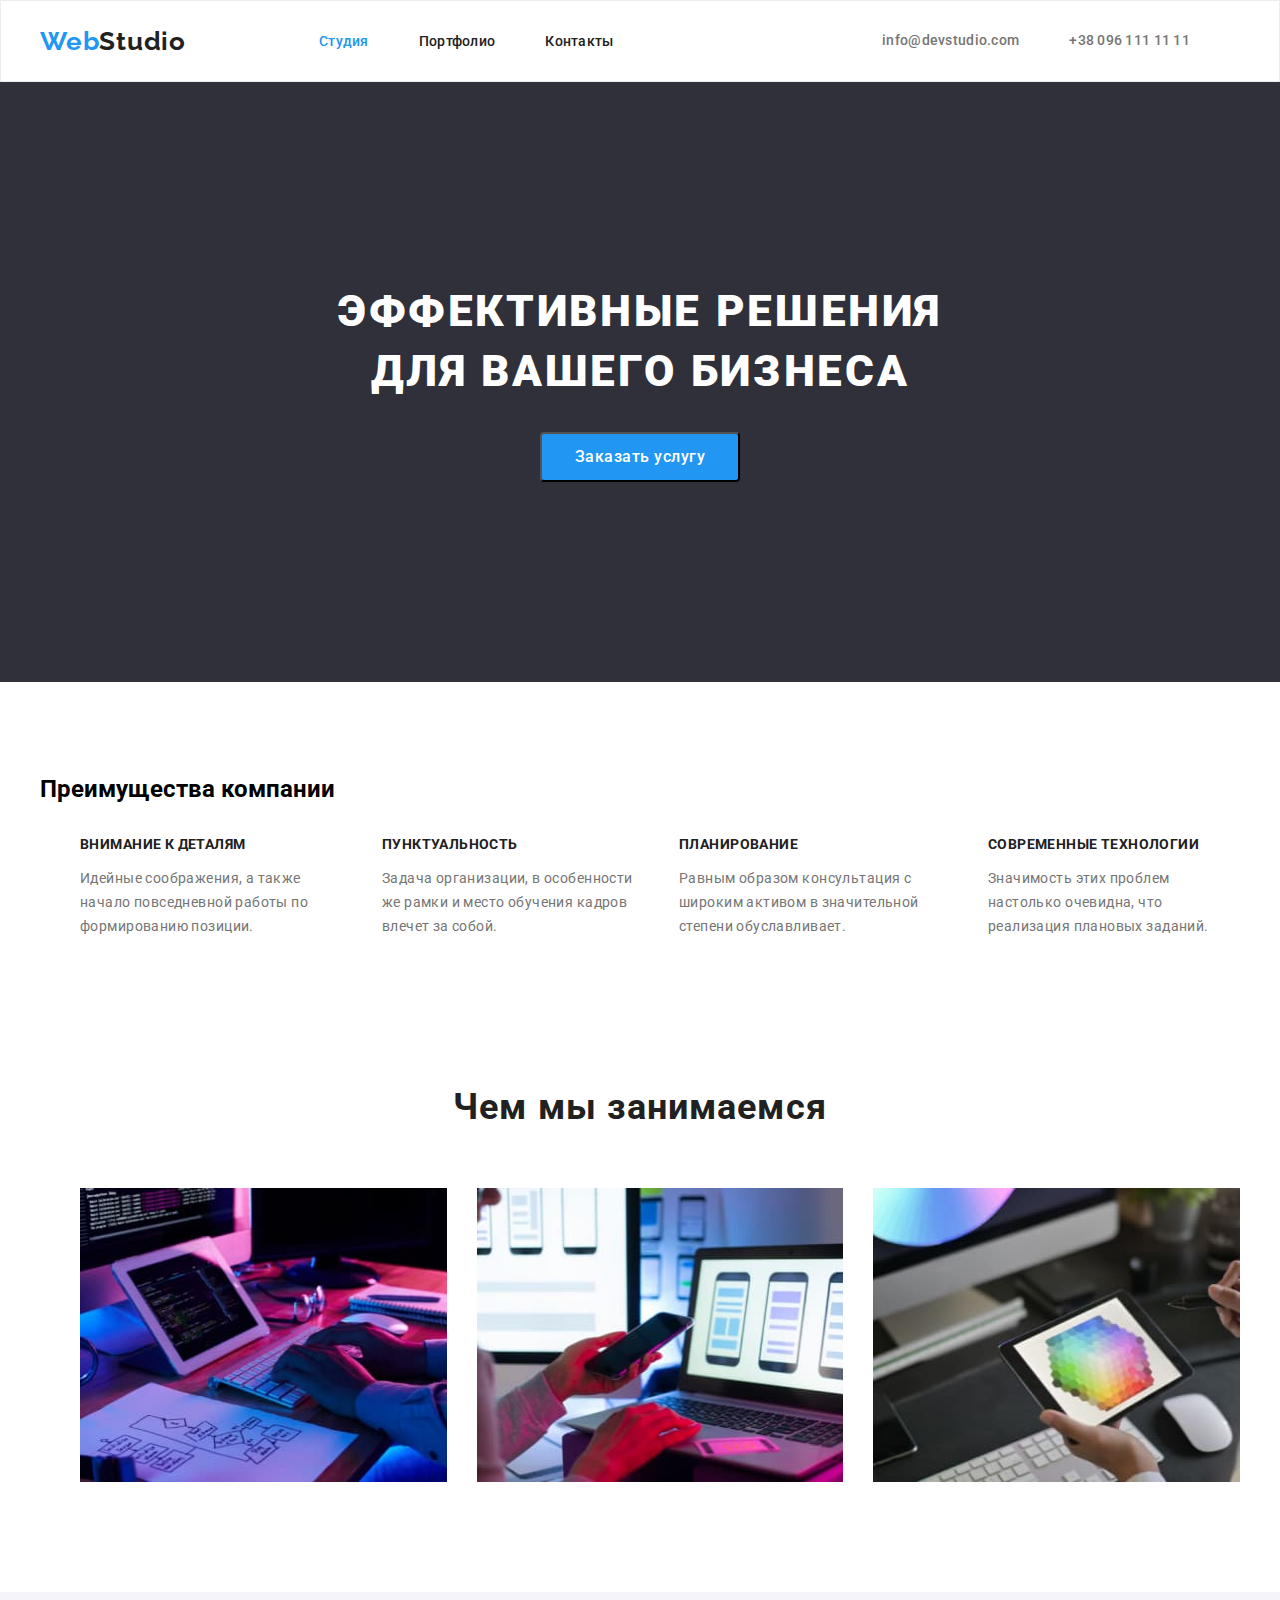
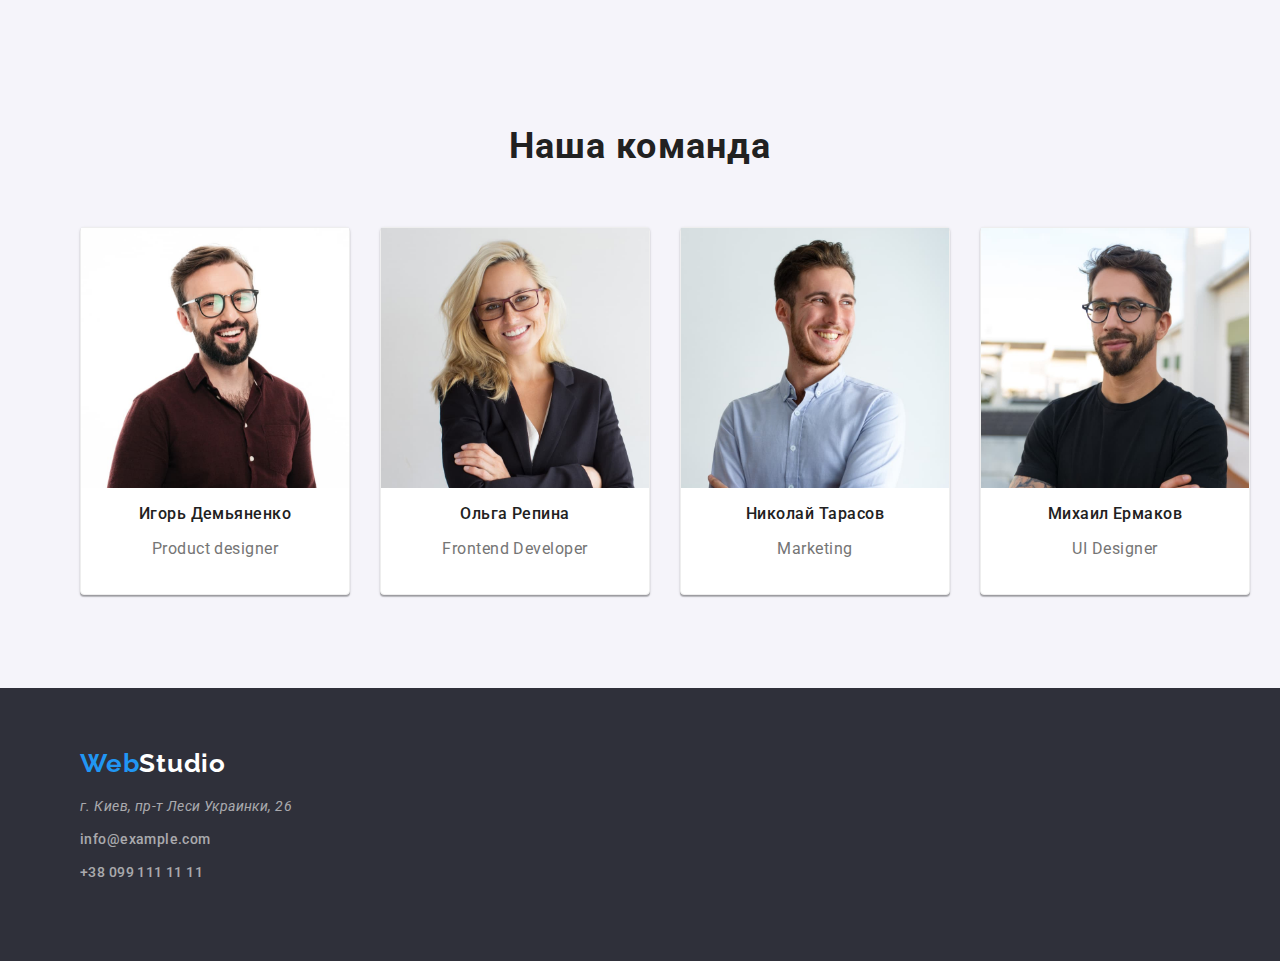
<file: index.html>
<!DOCTYPE html>
<html lang="ru">

<head>
    <meta charset="UTF-8">
    <meta http-equiv="X-UA-Compatible" content="IE=edge">
    <meta name="viewport" content="width=device-width, initial-scale=1.0">
    <title>WebStudio</title>
    <link rel="preconnect" href="https://fonts.googleapis.com">
    <link rel="preconnect" href="https://fonts.gstatic.com" crossorigin>
    <link
        href="https://fonts.googleapis.com/css2?family=Raleway:wght@700&family=Roboto:wght@400;500;700;900&display=swap"
        rel="stylesheet">
    <link rel="stylesheet" href="https://cdnjs.cloudflare.com/ajax/libs/modern-normalize/1.1.0/modern-normalize.min.css">
        <link rel="stylesheet" href="./css/styles.css">
</head>

<body>
    <header class="header">
        <div class="container">
            <div class="header-content">
                <nav>
                    <a href="./index.html" title="Главная страница сайта" lang="en" class="link logo">Web<span
                            class="studio">Studio</span></a>
                    <ul class="site-nav list">
                        <li class="site-nav item"><a href="" class="site-nav link current">Студия</a></li>
                        <li class="site-nav item"><a href="./portfolio.html" class="site-nav link">Портфолио</a></li>
                        <li class="site-nav item"><a href="" class="site-nav link">Контакты</a></li>
                    </ul>
                </nav>
                <ul class="list contacts">
                    <li class="item contacts"><a href="mailto:info@devstudio.com" lang="en"
                            class="link contacts">info@devstudio.com</a>
                    </li>
                    <li class="item contacts"><a href="tel:+380961111111" class="link contacts">+38 096 111 11 11</a></li>
                </ul>
            </div>
        </div>
    </header>
    <main>
        <section class="hero">
            <div class="container">
                <h1 class="headline hero">Эффективные решения<br> для вашего бизнеса</h1>
                <button type="button" class="btn hero current">Заказать услугу</button>
            </div>
        </section>

        <section>
            <div class="container">
                <h2>Преимущества компании</h2>
                <ul class="advantage list">
                    <li class="advantage item">
                        <h3 class="advantage title">Внимание к деталям</h3>
                        <p class="advantage text">Идейные соображения, а также начало повседневной работы по формированию
                            позиции.</p>
                    </li>
                    <li class="advantage item">
                        <h3 class="advantage title">Пунктуальность</h3>
                        <p class="advantage text">Задача организации, в особенности же рамки и место обучения кадров влечет
                            за
                            собой.</p>
                    </li>
                    <li class="advantage item">
                        <h3 class="advantage title">Планирование</h3>
                        <p class="advantage text">Равным образом консультация с широким активом в значительной степени
                            обуславливает.</p>
                    </li>
                    <li class="advantage item">
                        <h3 class="advantage title">Современные технологии</h3>
                        <p class="advantage text">Значимость этих проблем настолько очевидна, что реализация плановых
                            заданий.</p>
                    </li>
                </ul>
            </div>
        </section>
        <section>
            <div class="container">
                <h2 class="headline">Чем мы занимаемся</h2>
                <ul class="list picture">
                    <li class="item picture"><img src="./images/1.jpeg" alt="Мужчина пишет код" width="370" height="294" title="Мужчина пишет код"></li>
                    <li class="item picture"><img src="./images/2.jpeg" alt="Мужчина разрабатывает интефейс для мобильных устройтсв" width="370" height="294"
                            title="Мужчина разрабатывает интефейс для мобильных устройтсв"></li>
                    <li class="item picture"><img src="./images/3.jpeg" alt="Дизайнер выбирает цветовую палитру на планшете" width="370" height="294"
                            title="Дизайнер выбирает цветовую палитру на планшете"></li>
                </ul>
            </div>
        </section>
        <section class="team">
           <div class="container">
                <h2 class="team headline">Наша команда</h2>
                <ul class="list team">
                    <li class="team item">
                        <img src="./images/Igor.jpeg" alt="Игорь Демьяненко" width="270" height="260">
                        <h3 class="team title">Игорь Демьяненко</h3>
                        <p lang="en" class="team text">Product designer</p>
                    </li>
                    <li class="team item">
                        <img src="./images/Olga.jpeg" alt="Ольга Репина" width="270" height="260">
                        <h3 class="team title">Ольга Репина</h3>
                        <p lang="en" class="team text">Frontend Developer</p>
                    </li>
                    <li class="team item">
                        <img src="./images/Nikolay.jpeg" alt="Николай Тарасов" width="270" height="260">
                        <h3 class="team title">Николай Тарасов</h3>
                        <p lang="en" class="team text">Marketing</p>
                    </li>
                    <li class="team item">
                        <img src="./images/Mikhail.jpeg" alt="Михаил Ермаков" width="270" height="260">
                        <h3 class="team title">Михаил Ермаков</h3>
                        <p lang="en" class="team text">UI Designer</p>
                    </li>
                </ul>
           </div>
        </section>
    </main>
    <footer class="footer">
        <div class="container">
            <a href="./index.html" title="Главная страница сайта" lang="en" class="link logo">Web<span
                    class="studio">Studio</span></a>
            <address class="address">
                <ul class="list address">
                    <li class="item address"><a href="https://www.google.com/maps/place/бул.+Леси+Украинки,+26,+Киев,+02000/@50.4265807,30.5361971,17z/data=!3m1!4b1!4m5!3m4!1s0x40d4cf0e033ecbe9:0x57a4dffefec77da0!8m2!3d50.4265807!4d30.5383858"
                            target="_blank" class="link address">
                            г. Киев, пр-т Леси Украинки, 26</a></li>
                    <li class="item address"><a href="mailto:info@example.com" lang="en" class="link contacts">info@example.com</a></li>
                    <li class="item address"><a href="tel:+380991111111" class="link contacts">+38 099 111 11 11</a></li>
                </ul>
            </address>
        </div>
    </footer>
</body>

</html>
</file>
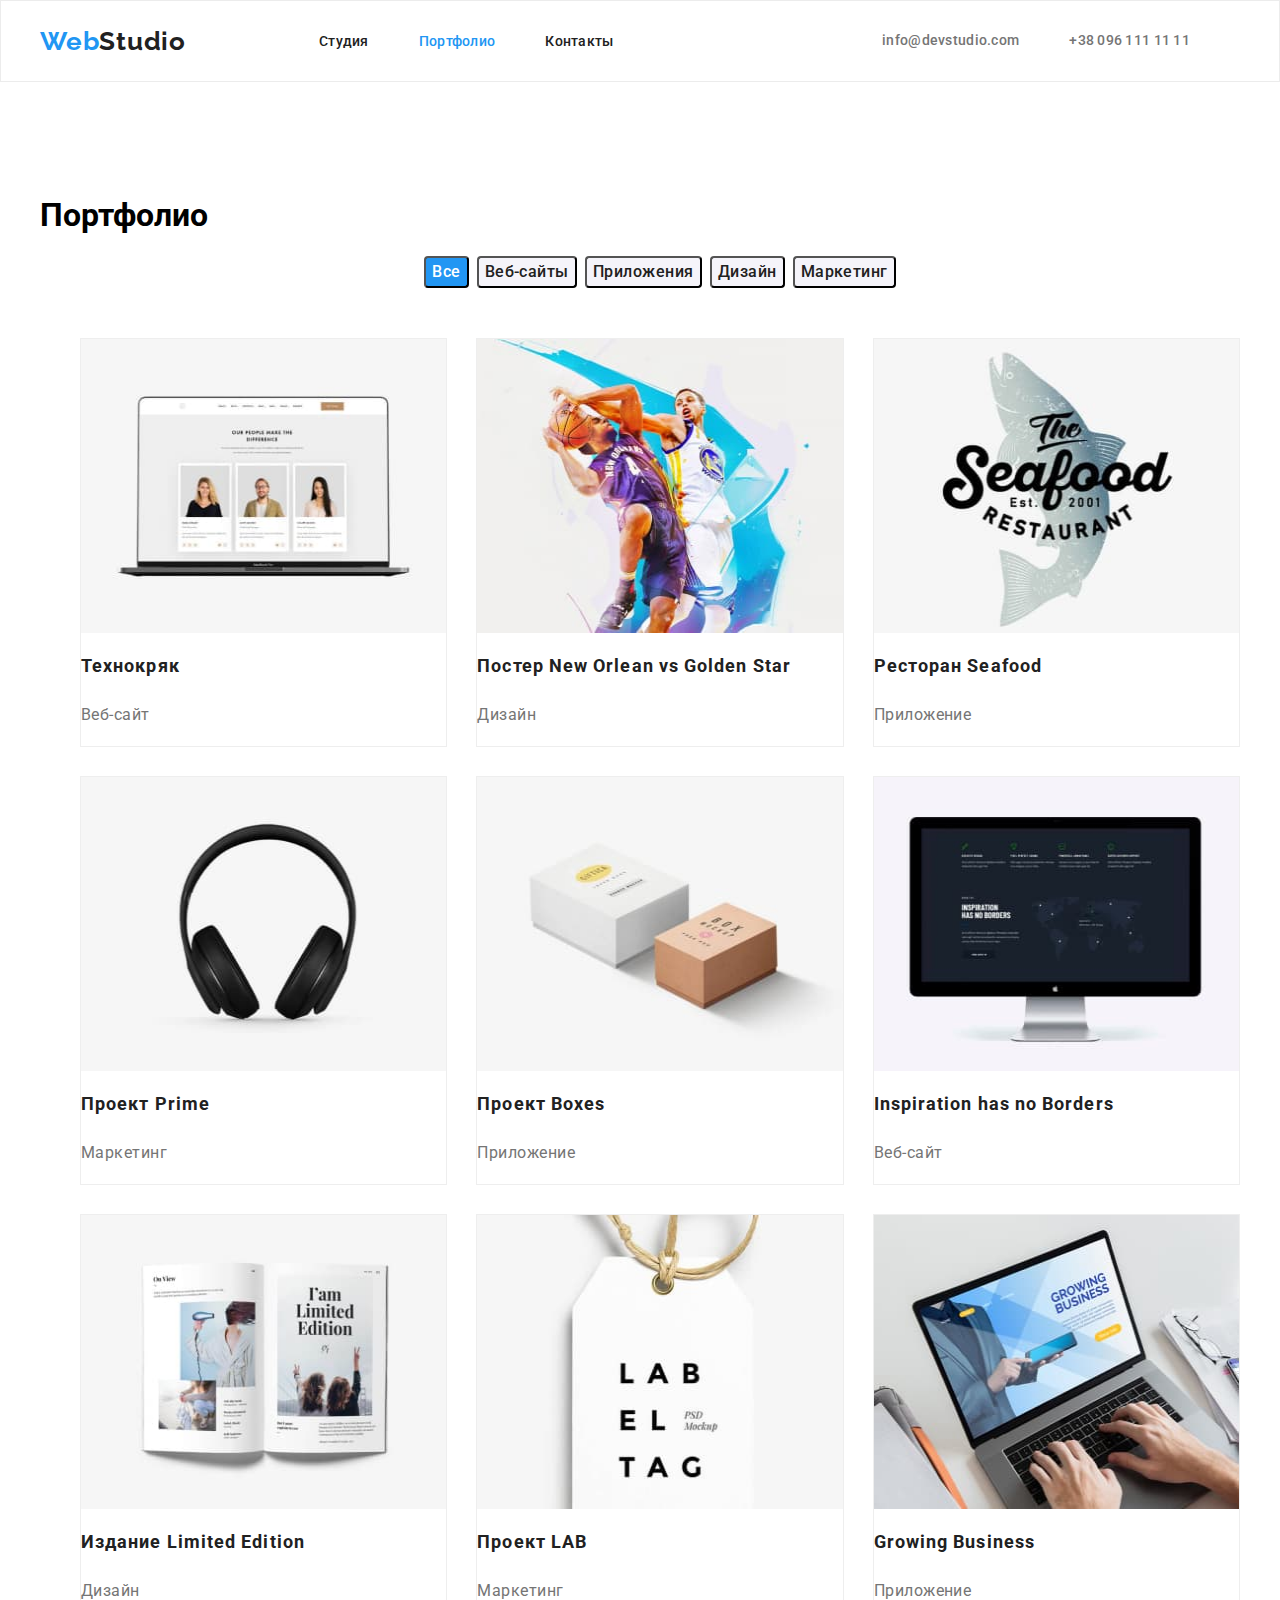
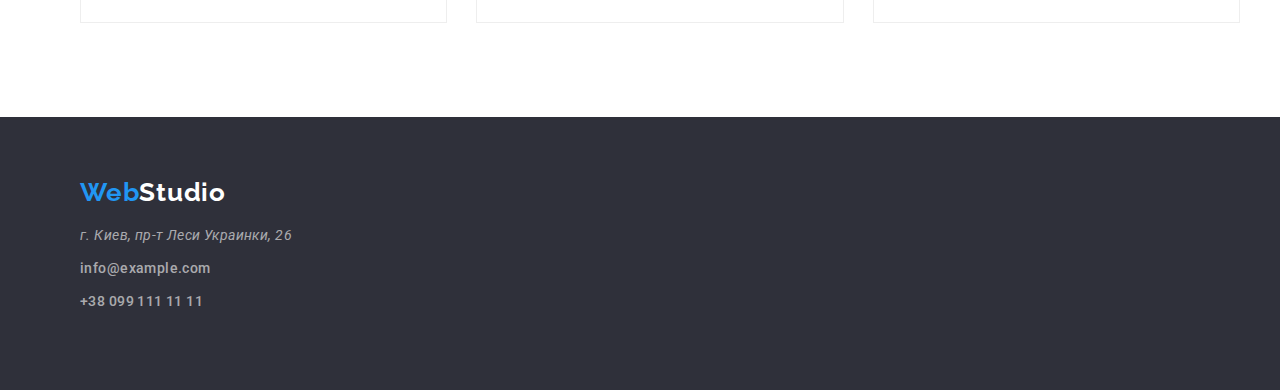
<file: portfolio.html>
<!DOCTYPE html>
<html lang="ru">

<head>
    <meta charset="UTF-8">
    <meta http-equiv="X-UA-Compatible" content="IE=edge">
    <meta name="viewport" content="width=device-width, initial-scale=1.0">
    <title>WebStudio</title>
    <link rel="preconnect" href="https://fonts.googleapis.com">
    <link rel="preconnect" href="https://fonts.gstatic.com" crossorigin>
    <link
        href="https://fonts.googleapis.com/css2?family=Raleway:wght@700&family=Roboto:wght@400;500;700;900&display=swap"
        rel="stylesheet">
    <link rel="stylesheet" href="https://cdnjs.cloudflare.com/ajax/libs/modern-normalize/1.1.0/modern-normalize.min.css">
    <link rel="stylesheet" href="./css/styles.css">
</head>

<body>
    <header class="header">
        <div class="container">
            <div class="header-content">
                <nav>
                    <a href="./index.html" title="Главная страница сайта" lang="en" class="link logo">Web<span
                            class="studio">Studio</span></a>
                    <ul class="site-nav list">
                        <li class="site-nav item"><a href="./index.html" class="site-nav link">Студия</a></li>
                            <li class="site-nav item"><a href="" class="site-nav link current">Портфолио</a></li>
                        <li class="site-nav item"><a href="" class="site-nav link">Контакты</a></li>
                    </ul>
                </nav>
                <ul class="list contacts">
                    <li class="item contacts"><a href="mailto:info@devstudio.com" lang="en"
                            class="link contacts">info@devstudio.com</a>
                    </li>
                    <li class="item contacts"><a href="tel:+380961111111" class="link contacts">+38 096 111 11 11</a></li>
                </ul>
            </div>
        </div>
    </header>
    <main>
        
        <section class="portfolio">
            <div class="container">
                <h1>Портфолио</h1>
                <ul class="list portfolio-btn">
                    <li class="item"><button type="button" class="btn current">Все</button></li>
                    <li class="item"><button type="button" class="btn">Веб-сайты</button></li>
                    <li class="item"><button type="button" class="btn">Приложения</button></li>
                    <li class="item"><button type="button" class="btn">Дизайн</button></li>
                    <li class="item"><button type="button" class="btn">Маркетинг</button></li>
                </ul>
                <ul class="list portfolio">
                    <li class="item portfolio">
                        <a href="" class="link portfolio">
                            <img src="./images/laptop.jpg" alt="" width="370" height="294">
                            <h2 class="title portfolio">Технокряк</h2>
                            <p class="text portfolio">Веб-сайт</p>
                        </a>
                    </li>
                    <li class="item portfolio">
                        <a href="" class="link portfolio">
                            <img src="./images/new-orlean.jpg" alt="Постер New Orlean vs Golden Star" width="370" height="294">
                            <h2 class="title portfolio">Постер New Orlean vs Golden Star</h2>
                            <p class="text portfolio">Дизайн</p>
                        </a>
                    </li>
                    <li class="item portfolio">
                        <a href="" class="link portfolio">
                            <img src="./images/seafood.jpg" alt="Логотип ресторана Seafood" width="370" height="294">
                            <h2 class="title portfolio">Ресторан Seafood</h2>
                            <p class="text portfolio">Приложение</p>
                        </a>
                    </li>
                    <li class="item portfolio">
                        <a href="" class="link portfolio">
                            <img src="./images/headphones.jpg" alt="Наушники" width="370" height="294">
                            <h2 class="title portfolio">Проект Prime</h2>
                            <p class="text portfolio">Маркетинг</p>
                        </a>
                    </li>
                    <li class="item portfolio">
                        <a href="" class="link portfolio">
                            <img src="./images/boxes.jpg" alt="Проект Boxes" width="370" height="294">
                            <h2 class="title portfolio">Проект Boxes</h2>
                            <p class="text portfolio">Приложение</p>
                        </a>
                    </li>
                    <li class="item portfolio">
                        <a href="" class="link portfolio">
                            <img src="./images/monitor.jpg" alt="iMac" width="370" height="294">
                            <h2 class="title portfolio">Inspiration has no Borders</h2>
                            <p class="text portfolio">Веб-сайт</p>
                        </a>
                    </li>
                    <li class="item portfolio">
                        <a href="" class="link portfolio">
                            <img src="./images/magazine.jpg" alt="Издание Limited Edition" width="370" height="294">
                            <h2 class="title portfolio">Издание Limited Edition</h2>
                            <p class="text portfolio">Дизайн</p>
                        </a>
                    </li>
                    <li class="item portfolio">
                        <a href="" class="link portfolio">
                            <img src="./images/tag.jpg" alt="Бирка Label" width="370" height="294">
                            <h2 class="title portfolio">Проект LAB</h2>
                            <p class="text portfolio">Маркетинг</p>
                        </a>
                    </li>
                    <li class="item portfolio">
                        <a href="" class="link portfolio">
                            <img src="./images/buisness.jpg" alt="Человек работает за ноутбуком" width="370" height="294">
                            <h2 class="title portfolio">Growing Business</h2>
                            <p class="text portfolio">Приложение</p>
                        </a>
                    </li>
                </ul>

            </div>

        </section>
    </main>
    <footer class="footer">
        <div class="container">
            <a href="./index.html" title="Главная страница сайта" lang="en" class="link logo">Web<span
                    class="studio">Studio</span></a>
            <address class="address">
                <ul class="list address">
                    <li class="item address"><a
                            href="https://www.google.com/maps/place/бул.+Леси+Украинки,+26,+Киев,+02000/@50.4265807,30.5361971,17z/data=!3m1!4b1!4m5!3m4!1s0x40d4cf0e033ecbe9:0x57a4dffefec77da0!8m2!3d50.4265807!4d30.5383858"
                            target="_blank" class="link address">
                            г. Киев, пр-т Леси Украинки, 26</a></li>
                    <li class="item address"><a href="mailto:info@example.com" lang="en"
                            class="link contacts">info@example.com</a></li>
                    <li class="item address"><a href="tel:+380991111111" class="link contacts">+38 099 111 11 11</a></li>
                </ul>
            </address>
        </div>
    </footer>
</body>

</html>
</file>
<file: css/styles.css>
:root {
  --bg-color: #ffffff;
  --footer-bg-color: #2f303a;
  --main-color: #212121;
  --accent-color: #2196f3;
  --btn-bg-color: #f5f4fa;
  --potfolio-txt-color: #757575;
  --hero-bg-color: #2f303a;
  --card-shadow: 0px 1px 3px rgba(0, 0, 0, 0.12),
    0px 1px 1px rgba(0, 0, 0, 0.14), 0px 2px 1px rgba(0, 0, 0, 0.2);
  --portfolio-card-gap: 29px;
  }

body {
  font-family: Roboto, sans-serif;
}

img {
  display: block;
  max-width: 100%;
}

.header .header-content {
  display: flex;
  height: 80px;
}

.header {
  background-color: var(--bg-color);
  border: 1px solid #ececec;
}

.footer {
  background-color: var(--footer-bg-color);
}

.list {
  list-style: none;
}
.logo {
  font-family: Raleway, sans-serif;
  font-weight: 700;
  font-size: 26px;
  line-height: 1.19;
  letter-spacing: 0.03em;
  color: var(--accent-color);
  margin-right: 93px;
  align-items: center;
}

.link {
  text-decoration: none;
}

.site-nav .link {
  color: var(--main-color);
  font-weight: 500;
  font-size: 14px;
  line-height: 1.14;
  letter-spacing: 0.02em;
}

.link.current {
  color: var(--accent-color);
}

.contacts {
  color: var(--potfolio-txt-color);
  font-weight: 500;
  font-size: 14px;
  line-height: 1.14;
  letter-spacing: 0.02em;
  font-style: normal;
}

.btn {
  background-color: var(--btn-bg-color);
  color: var(--main-color);
  cursor: pointer;
  font-weight: 500;
  font-size: 16px;
  line-height: 1.63;
  letter-spacing: 0.03em;
  border-radius: 4px;
}

.btn:hover {
  background-color: var(--accent-color);
  color: var(--bg-color);
}

.btn.current {
  background-color: var(--accent-color);
  color: var(--bg-color);
}


}

.link.address {
  font-size: 14px;
  line-height: 1.71;
  letter-spacing: 0.03em;
  color: var(--bg-color);
  font-style: normal;
}

.address > .link {
  font-size: 14px;
  line-height: 1.71;
  letter-spacing: 0.03em;
  color: rgba(255, 255, 255, 0.6);
}

.studio {
  color: var(--main-color);
}

.footer .studio {
  color: var(--bg-color);
}

.link:focus,
.link:hover {
  color: var(--accent-color);
}

.hero {
  margin: 0;
  background-color: var(--hero-bg-color);
}

.headline.hero {
  font-weight: 900;
  font-size: 44px;
  line-height: 1.36;
  letter-spacing: 0.06em;
  text-transform: uppercase;
  color: var(--bg-color);
  margin-bottom: 30px;
}

.advantage.title {
  font-weight: 700;
  font-size: 14px;
  line-height: 1.14;
  letter-spacing: 0.03em;
  text-transform: uppercase;
  color: var(--main-color);
}

.advantage.text {
  font-size: 14px;
  line-height: 1.71;
  letter-spacing: 0.03em;
  color: var(--potfolio-txt-color);
}

.headline {
  text-align: center;
  font-weight: 700;
  font-size: 36px;
  line-height: 1.7;
  letter-spacing: 0.03em;
  color: var(--main-color);
  margin-bottom: 50px;
}

.team {
  background-color: #f5f4fa;
}

.list.team {
  display: flex;
  margin-bottom: 0;
}

.team .container {
  padding-top: 94px;
}

.team.headline {
  margin-bottom: 50px;
}

.team.title {
  font-weight: 500;
  font-size: 16px;
  line-height: 1.19;
  letter-spacing: 0.03em;
  color: var(--main-color);
  background-color: var(--bg-color);
  text-align: center;
}

.team.text {
  font-size: 16px;
  line-height: 1.19;
  letter-spacing: 0.03em;
  color: var(--potfolio-txt-color);
  background-color: var(--bg-color);
  text-align: center;
}

.team.item {
  border: 1px solid #eeeeee;
  border-radius: 4px;
  background-color: var(--bg-color);
  box-shadow: var(--card-shadow);
  min-width: 270px;
  min-height: 368px;
  margin-bottom: 93px;
}

.team.item:not(:last-child) {
  margin-right: 30px;
}

.container {
  width: 1200px;
  margin-left: auto;
  margin-right: auto;
}

nav {
  display: flex;
  align-items: center;
}

.site-nav.list {
  display: flex;
}

.site-nav.item {
  margin-right: 50px;
  align-items: center;
}

.item.contacts {
  margin-right: 50px;
}

.list.contacts {
  display: flex;
  margin-left: auto;
  align-items: center;
}

.hero .btn {
  display: block;
  margin-left: auto;
  margin-right: auto;
  min-width: 200px;
  min-height: 50px;
}

.hero .container {
  padding-bottom: 200px;
  padding-top: 200px;
  margin-bottom: 94px;
}

.advantage.list {
  display: flex;
}

.advantage.item {
  margin-bottom: 94px;
}

.advantage.item:not(:last-child) {
  margin-right: 30px;
}

.list.picture {
  display: flex;
  justify-content: space-around;
}

.item.picture {
  margin-bottom: 94px;
}

.item.picture:not(:last-child) {
  margin-right: 30px;
}

.footer {
  padding-top: 60px;
  padding-bottom: 60px;
}

.footer .logo {
  margin-bottom: 20px;
  margin-left: 40px;
}

.item.address {
  margin-bottom: 9px;
}

section.portfolio {
  padding-top: 94px;
  margin-bottom: 94px;
}

.list.portfolio-btn {
  display: flex;
  justify-content: center;
  margin-bottom: 50px;
  margin-top: auto;
}

.portfolio-btn > .item:not(:last-child) {
  margin-right: 8px;
}

.list.portfolio {
  display: flex;
  flex-wrap: wrap;
  margin-left: calc(-1 * var(--portfolio-card-gap));
  margin-top: calc(-1 * var(--portfolio-card-gap));
  margin-bottom: 0px;
}

.item.portfolio {
  background-color: var(--bg-color);
  margin-left: var(--portfolio-card-gap);
  margin-top: var(--portfolio-card-gap);
  flex-basis: calc(100%/3 - var(--portfolio-card-gap));
  border: 1px solid #EEEEEE;
}

.title.portfolio {
  color: var(--main-color);
  font-weight: 700;
  font-size: 18px;  
  line-height: 2;
  letter-spacing: 0.06em;
}

.text.portfolio {
  color: var(--potfolio-txt-color);
  font-size: 16px;
  line-height: 1.88;
  letter-spacing: 0.03em;
</file>
